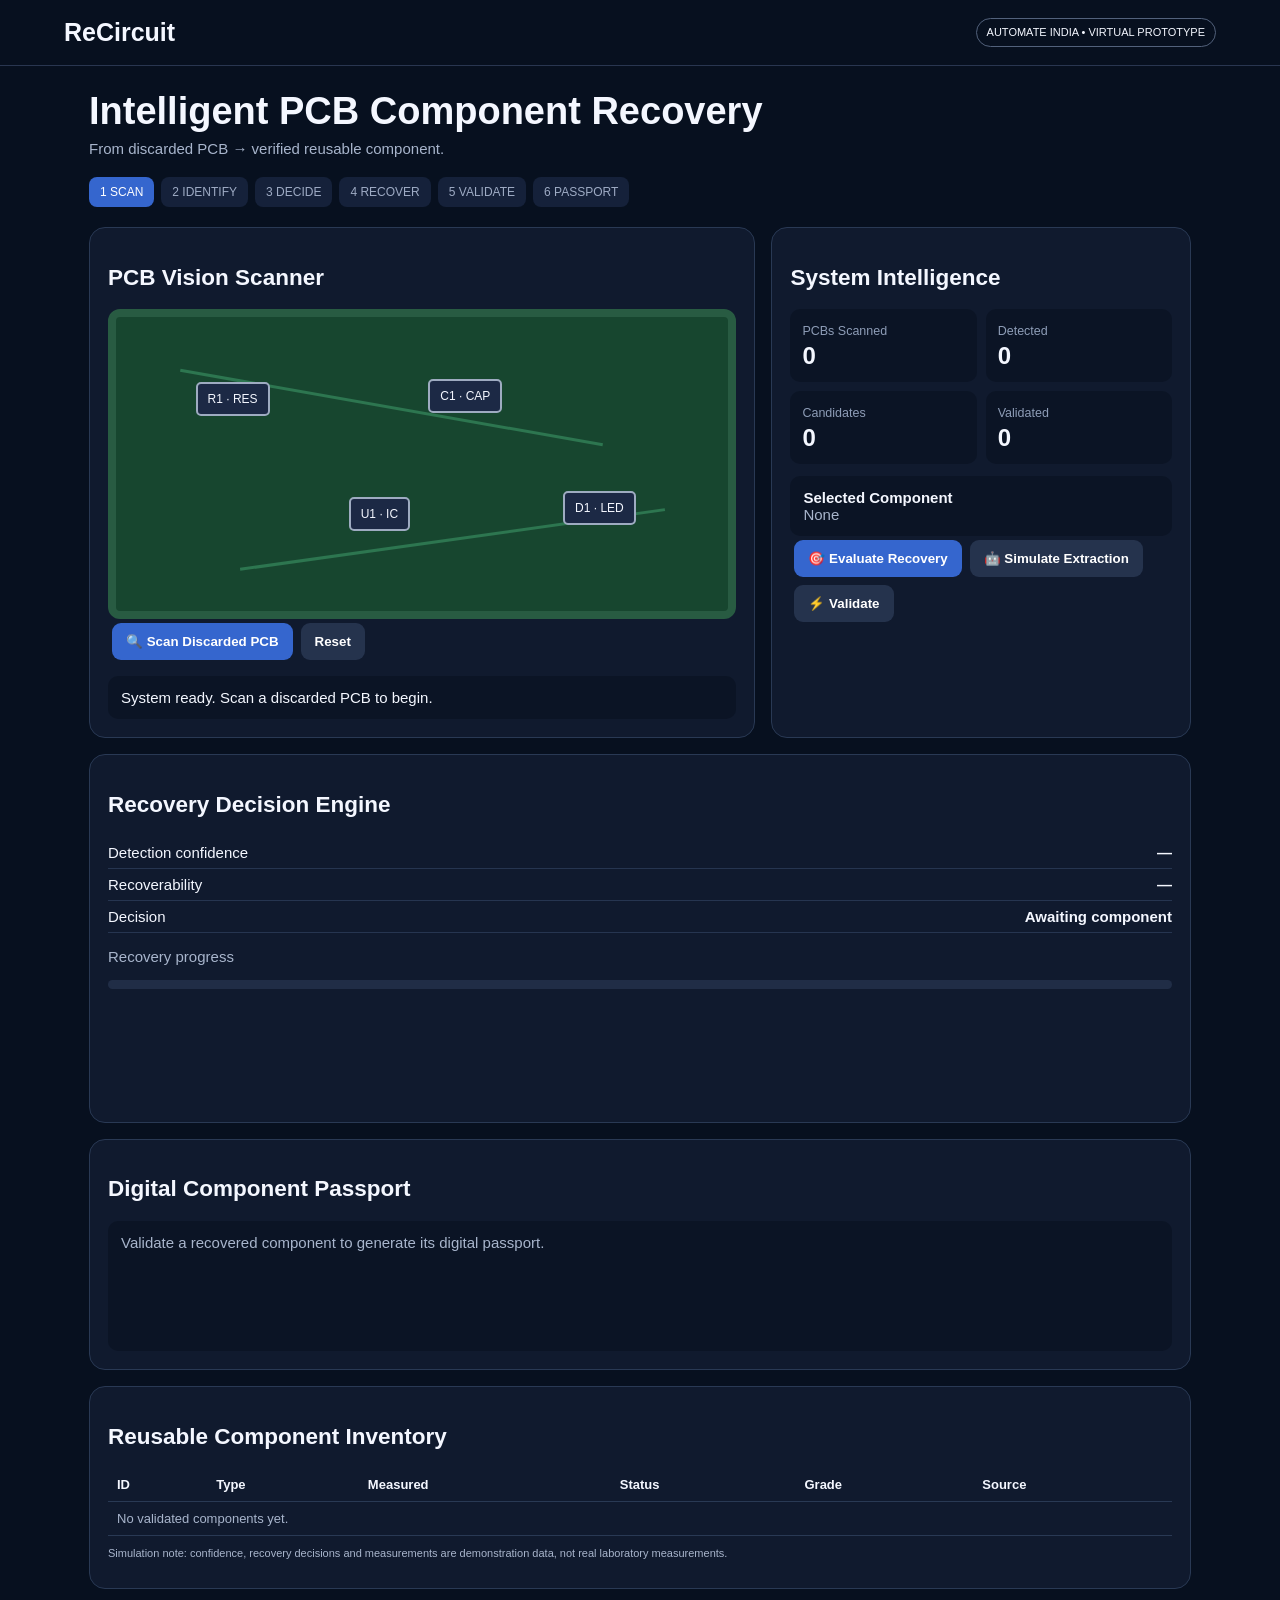
<file: ReCircuit_Virtual_Prototype_V2/index.html>
<!doctype html><html><head><meta charset="utf-8"><meta name="viewport" content="width=device-width,initial-scale=1">
<title>ReCircuit V2</title>
<style>
*{box-sizing:border-box}body{margin:0;background:#07101f;color:#f4f7ff;font:15px Arial,sans-serif}main{max-width:1150px;margin:auto;padding:24px}header{padding:18px 5%;border-bottom:1px solid #293650;display:flex;justify-content:space-between}.logo{font-size:25px;font-weight:800}.pill{border:1px solid #52617b;border-radius:20px;padding:7px 10px;font-size:11px}.muted{color:#a8b5cc}.flow{display:flex;gap:7px;flex-wrap:wrap;margin:20px 0}.flow span{padding:8px 11px;border-radius:8px;background:#15213a;color:#9eabc4;font-size:12px}.flow .on{background:#3566ce;color:#fff}.grid{display:grid;grid-template-columns:1.35fr .85fr;gap:16px}.card{background:#101a2e;border:1px solid #293954;border-radius:16px;padding:18px;margin-bottom:16px}h1{font-size:38px;margin:0 0 7px}button{background:#3566ce;color:white;border:0;padding:11px 14px;border-radius:9px;font-weight:bold;cursor:pointer;margin:4px}.alt{background:#25334d}.pcb{height:310px;position:relative;background:#17462f;border:8px solid #285b42;border-radius:12px;overflow:hidden}.trace{position:absolute;height:3px;background:#2d7650}.t1{left:10%;top:30%;width:70%;transform:rotate(10deg)}.t2{left:20%;top:75%;width:70%;transform:rotate(-8deg)}.part{position:absolute;background:#1c2945;border:2px solid #9eabc1;border-radius:5px;padding:8px 10px;cursor:pointer;font-size:12px;transition:.2s}.part:hover,.part.sel{background:#3566ce;border-color:#fff;transform:scale(1.06)}.r1{left:13%;top:22%}.c1{left:51%;top:21%}.d1{left:73%;top:59%}.u1{left:38%;top:61%}.scanline{position:absolute;left:0;right:0;height:3px;background:#d8e7ff;box-shadow:0 0 20px #fff;display:none;animation:scan 1.5s linear infinite}@keyframes scan{from{top:0}to{top:100%}}.metrics{display:grid;grid-template-columns:1fr 1fr;gap:9px}.metric{background:#0b1425;border-radius:10px;padding:12px}.metric small{color:#8e9db7}.metric b{display:block;font-size:24px;margin-top:4px}.panel{background:#0b1425;border-radius:10px;padding:13px;margin-top:12px}.row{display:flex;justify-content:space-between;padding:7px 0;border-bottom:1px solid #263550}.row:last-child{border:0}.green{color:#7ee2a5}.yellow{color:#ffd477}.barbg{height:9px;background:#202d46;border-radius:9px;overflow:hidden}.bar{height:100%;width:0;background:#3566ce;transition:1s}.log{height:105px;overflow:auto;font:12px monospace;color:#b8c5dc;margin-top:10px}table{width:100%;border-collapse:collapse}td,th{text-align:left;padding:9px;border-bottom:1px solid #293954;font-size:13px}.passport{min-height:130px}@media(max-width:800px){.grid{grid-template-columns:1fr}h1{font-size:30px}}
</style></head><body>
<header><div class="logo">ReCircuit</div><div class="pill">AUTOMATE INDIA • VIRTUAL PROTOTYPE</div></header>
<main><h1>Intelligent PCB Component Recovery</h1><div class="muted">From discarded PCB → verified reusable component.</div>
<div class="flow"><span id="f1" class="on">1 SCAN</span><span id="f2">2 IDENTIFY</span><span id="f3">3 DECIDE</span><span id="f4">4 RECOVER</span><span id="f5">5 VALIDATE</span><span id="f6">6 PASSPORT</span></div>
<div class="grid"><section class="card"><h2>PCB Vision Scanner</h2><div class="pcb"><div id="scanline" class="scanline"></div><i class="trace t1"></i><i class="trace t2"></i>
<div class="part r1" onclick="pick(this,'R1','Resistor','10 kΩ','96%','HIGH')">R1 · RES</div><div class="part c1" onclick="pick(this,'C1','Capacitor','100 µF','93%','HIGH')">C1 · CAP</div><div class="part d1" onclick="pick(this,'D1','LED','Green LED','98%','HIGH')">D1 · LED</div><div class="part u1" onclick="pick(this,'U1','IC','Complex IC','89%','LOW')">U1 · IC</div></div>
<button onclick="scan()">🔍 Scan Discarded PCB</button><button class="alt" onclick="location.reload()">Reset</button><div id="status" class="panel">System ready. Scan a discarded PCB to begin.</div></section>
<section class="card"><h2>System Intelligence</h2><div class="metrics"><div class="metric"><small>PCBs Scanned</small><b id="m1">0</b></div><div class="metric"><small>Detected</small><b id="m2">0</b></div><div class="metric"><small>Candidates</small><b id="m3">0</b></div><div class="metric"><small>Validated</small><b id="m4">0</b></div></div><div id="analysis" class="panel"><b>Selected Component</b><div class="muted">None</div></div>
<button onclick="decide()">🎯 Evaluate Recovery</button><button class="alt" onclick="recover()">🤖 Simulate Extraction</button><button class="alt" onclick="validate()">⚡ Validate</button></section></div>
<section class="card"><h2>Recovery Decision Engine</h2><div class="row"><span>Detection confidence</span><b id="conf">—</b></div><div class="row"><span>Recoverability</span><b id="recov">—</b></div><div class="row"><span>Decision</span><b id="decision">Awaiting component</b></div><p class="muted">Recovery progress</p><div class="barbg"><div id="bar" class="bar"></div></div><div id="log" class="log"></div></section>
<section class="card"><h2>Digital Component Passport</h2><div id="passport" class="panel passport muted">Validate a recovered component to generate its digital passport.</div></section>
<section class="card"><h2>Reusable Component Inventory</h2><table><thead><tr><th>ID</th><th>Type</th><th>Measured</th><th>Status</th><th>Grade</th><th>Source</th></tr></thead><tbody id="inv"><tr><td colspan="6" class="muted">No validated components yet.</td></tr></tbody></table><p class="muted" style="font-size:11px">Simulation note: confidence, recovery decisions and measurements are demonstration data, not real laboratory measurements.</p></section>
</main>
<script>
let scanned=0,validated=0,selected=null,recovered=false;
function flow(n){for(let i=1;i<=6;i++)document.getElementById('f'+i).classList.toggle('on',i===n)}
function log(t){let x=document.getElementById('log');x.innerHTML+='&gt; '+t+'<br>';x.scrollTop=x.scrollHeight}
function scan(){scanned++;m1.textContent=scanned;scanline.style.display='block';log('Initializing PCB vision scan...');setTimeout(()=>{scanline.style.display='none';m2.textContent=4;m3.textContent=3;flow(2);status.innerHTML='<b>Scan complete ✓</b><br>4 components detected. Select a candidate for analysis.';log('Detected R1, C1, D1 and U1.');},1500)}
function pick(el,id,type,value,confidence,recoverability){if(!scanned){status.textContent='Start scanning first.';return}document.querySelectorAll('.part').forEach(x=>x.classList.remove('sel'));el.classList.add('sel');selected={id,type,value,confidence,recoverability};recovered=false;flow(3);analysis.innerHTML='<b>'+id+' — '+type+'</b><div class="row"><span>Expected value</span><b>'+value+'</b></div><div class="row"><span>Vision confidence</span><b>'+confidence+'</b></div><div class="row"><span>Recoverability</span><b>'+recoverability+'</b></div>';conf.textContent=confidence;recov.textContent=recoverability;decision.textContent='Pending evaluation';log('Selected '+id+' for recovery analysis.')}
function decide(){if(!selected)return;flow(3);let yes=selected.recoverability==='HIGH';decision.innerHTML=yes?'<span class="green">RECOVER ✓</span>':'<span class="yellow">SKIP / DEFER</span>';status.innerHTML=yes?'<b>Recovery candidate confirmed ✓</b><br>High simulated recoverability.':'<b>Recovery deferred</b><br>Complex/low-recoverability candidate.';log('Decision engine → '+(yes?'RECOVER':'SKIP')+' '+selected.id)}
function recover(){if(!selected||selected.recoverability!=='HIGH')return;flow(4);recovered=true;bar.style.width='100%';status.innerHTML='<b>Selective extraction simulated ✓</b><br>'+selected.id+' transferred to validation station.';log('Positioning extraction tool → '+selected.id);log('Transfer complete → test station.')}
function validate(){if(!selected||!recovered){status.textContent='Evaluate a recoverable component and simulate extraction first.';return}validated++;m4.textContent=validated;flow(5);let measured=selected.type==='Resistor'?'9.96 kΩ':selected.type==='Capacitor'?'98.7 µF':'Forward drop: 2.1 V';passport.innerHTML='<h3>RC-'+String(validated).padStart(3,'0')+'</h3><div class="row"><span>Component</span><b>'+selected.type+'</b></div><div class="row"><span>Source</span><b>PCB-001 / '+selected.id+'</b></div><div class="row"><span>Measured</span><b>'+measured+'</b></div><div class="row"><span>Functional status</span><b class="green">PASS ✓</b></div><div class="row"><span>Reuse grade</span><b class="green">A</b></div>';status.innerHTML='<b>Functional validation complete ✓</b><br>Simulated result: PASS';flow(6);if(inv.children.length===1&&inv.children[0].children.length===1)inv.innerHTML='';let tr=document.createElement('tr');tr.innerHTML='<td>RC-'+String(validated).padStart(3,'0')+'</td><td>'+selected.type+'</td><td>'+measured+'</td><td class="green">PASS</td><td>A</td><td>PCB-001</td>';inv.appendChild(tr);log('Digital passport created.')}
</script></body></html>
</file>
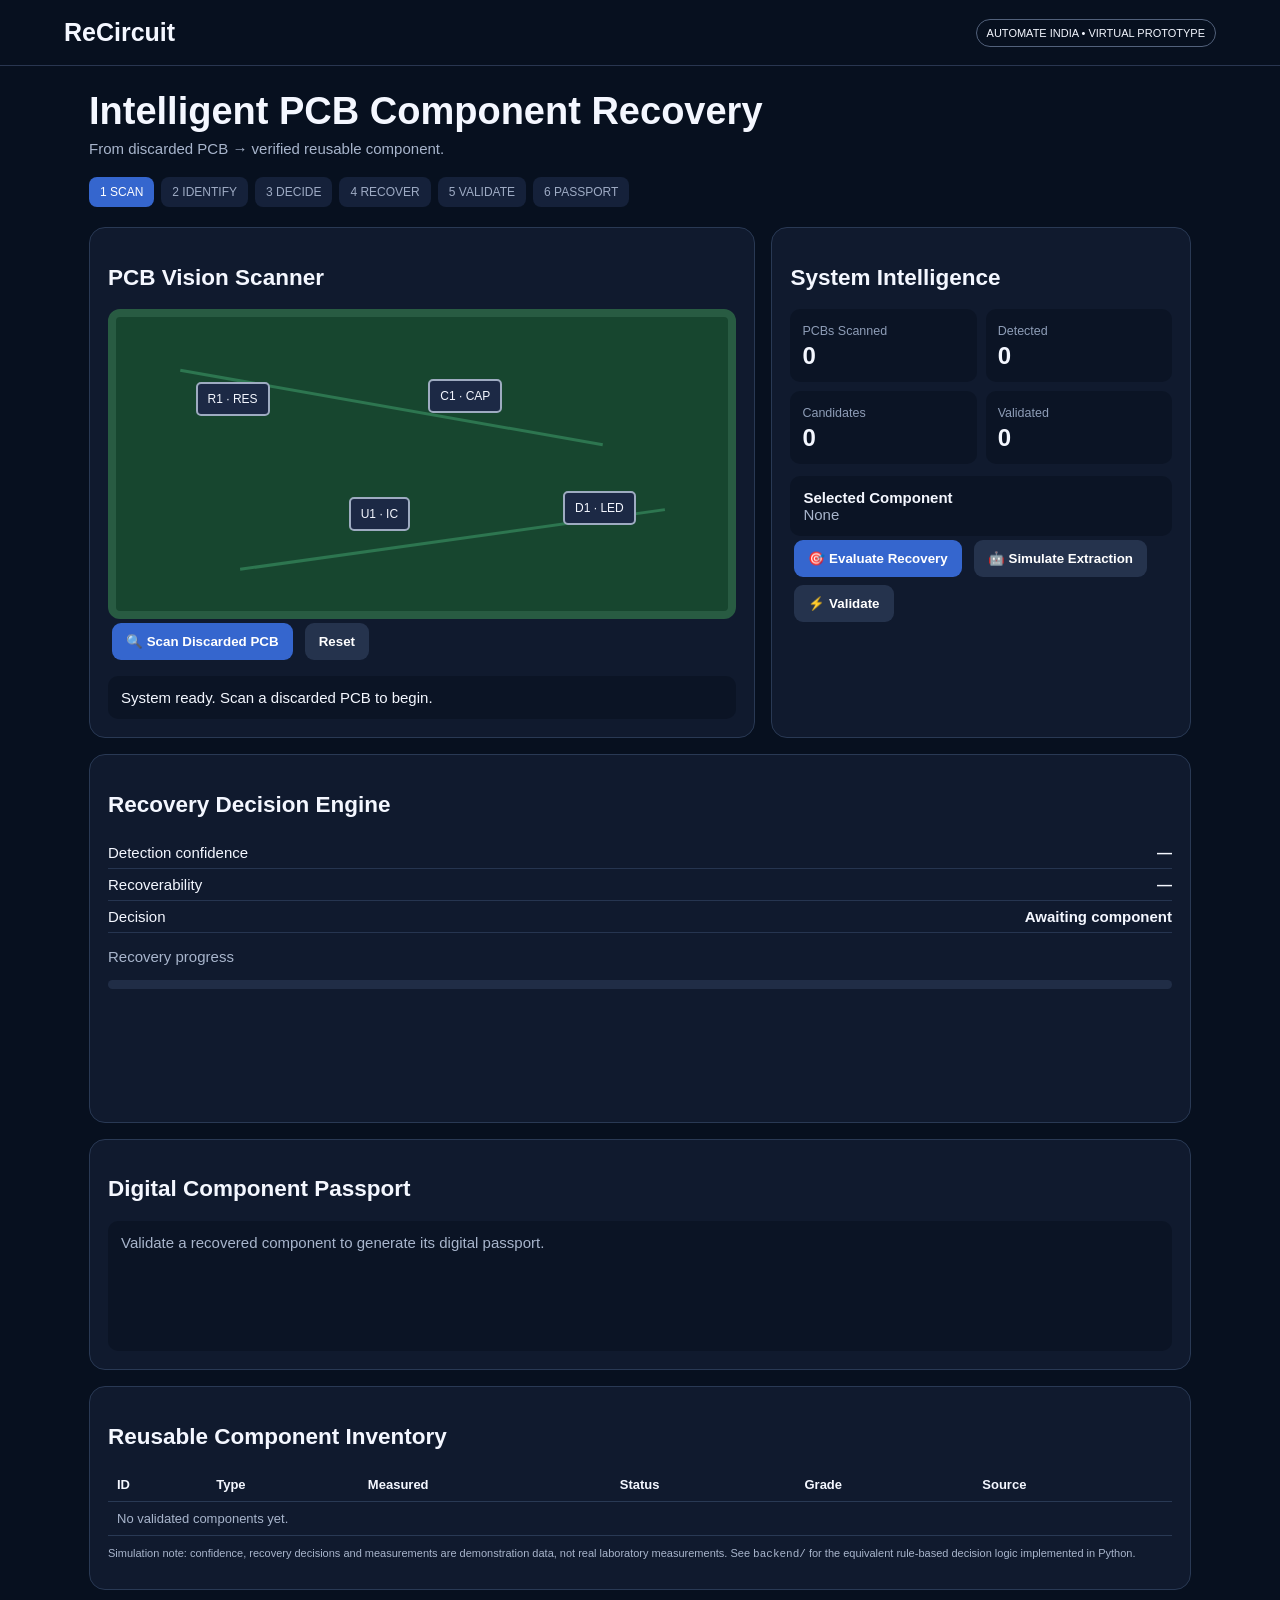
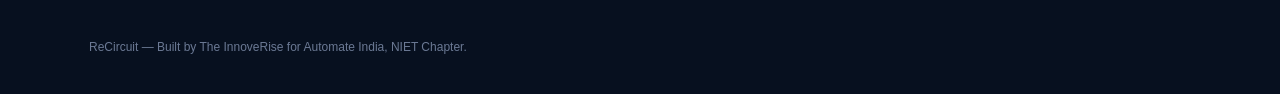
<file: recircuit-repo/frontend/index.html>
<!doctype html>
<html lang="en">
<head>
  <meta charset="utf-8" />
  <meta name="viewport" content="width=device-width,initial-scale=1" />
  <title>ReCircuit — Virtual Prototype</title>
  <link rel="stylesheet" href="css/style.css" />
</head>
<body>
  <header>
    <div class="logo">ReCircuit</div>
    <div class="pill">AUTOMATE INDIA • VIRTUAL PROTOTYPE</div>
  </header>

  <main>
    <h1>Intelligent PCB Component Recovery</h1>
    <div class="muted">From discarded PCB → verified reusable component.</div>

    <div class="flow">
      <span id="f1" class="on">1 SCAN</span>
      <span id="f2">2 IDENTIFY</span>
      <span id="f3">3 DECIDE</span>
      <span id="f4">4 RECOVER</span>
      <span id="f5">5 VALIDATE</span>
      <span id="f6">6 PASSPORT</span>
    </div>

    <div class="grid">
      <section class="card">
        <h2>PCB Vision Scanner</h2>
        <div class="pcb">
          <div id="scanline" class="scanline"></div>
          <i class="trace t1"></i>
          <i class="trace t2"></i>
          <div class="part r1" onclick="pick(this,'R1','Resistor','10 kΩ','96%','HIGH')">R1 · RES</div>
          <div class="part c1" onclick="pick(this,'C1','Capacitor','100 µF','93%','HIGH')">C1 · CAP</div>
          <div class="part d1" onclick="pick(this,'D1','LED','Green LED','98%','HIGH')">D1 · LED</div>
          <div class="part u1" onclick="pick(this,'U1','IC','Complex IC','89%','LOW')">U1 · IC</div>
        </div>
        <button onclick="scan()">🔍 Scan Discarded PCB</button>
        <button class="alt" onclick="location.reload()">Reset</button>
        <div id="status" class="panel">System ready. Scan a discarded PCB to begin.</div>
      </section>

      <section class="card">
        <h2>System Intelligence</h2>
        <div class="metrics">
          <div class="metric"><small>PCBs Scanned</small><b id="m1">0</b></div>
          <div class="metric"><small>Detected</small><b id="m2">0</b></div>
          <div class="metric"><small>Candidates</small><b id="m3">0</b></div>
          <div class="metric"><small>Validated</small><b id="m4">0</b></div>
        </div>
        <div id="analysis" class="panel"><b>Selected Component</b><div class="muted">None</div></div>
        <button onclick="decide()">🎯 Evaluate Recovery</button>
        <button class="alt" onclick="recover()">🤖 Simulate Extraction</button>
        <button class="alt" onclick="validate()">⚡ Validate</button>
      </section>
    </div>

    <section class="card">
      <h2>Recovery Decision Engine</h2>
      <div class="row"><span>Detection confidence</span><b id="conf">—</b></div>
      <div class="row"><span>Recoverability</span><b id="recov">—</b></div>
      <div class="row"><span>Decision</span><b id="decision">Awaiting component</b></div>
      <p class="muted">Recovery progress</p>
      <div class="barbg"><div id="bar" class="bar"></div></div>
      <div id="log" class="log"></div>
    </section>

    <section class="card">
      <h2>Digital Component Passport</h2>
      <div id="passport" class="panel passport muted">
        Validate a recovered component to generate its digital passport.
      </div>
    </section>

    <section class="card">
      <h2>Reusable Component Inventory</h2>
      <table>
        <thead>
          <tr><th>ID</th><th>Type</th><th>Measured</th><th>Status</th><th>Grade</th><th>Source</th></tr>
        </thead>
        <tbody id="inv">
          <tr><td colspan="6" class="muted">No validated components yet.</td></tr>
        </tbody>
      </table>
      <p class="muted" style="font-size:11px">
        Simulation note: confidence, recovery decisions and measurements are demonstration
        data, not real laboratory measurements. See <code>backend/</code> for the
        equivalent rule-based decision logic implemented in Python.
      </p>
    </section>
  </main>

  <footer>ReCircuit — Built by The InnoveRise for Automate India, NIET Chapter.</footer>

  <script src="js/app.js"></script>
</body>
</html>
</file>
<file: recircuit-repo/frontend/css/style.css>
/* ReCircuit — Virtual Prototype Styles */

* {
  box-sizing: border-box;
}

body {
  margin: 0;
  background: #07101f;
  color: #f4f7ff;
  font: 15px Arial, sans-serif;
}

main {
  max-width: 1150px;
  margin: auto;
  padding: 24px;
}

header {
  padding: 18px 5%;
  border-bottom: 1px solid #293650;
  display: flex;
  justify-content: space-between;
  align-items: center;
}

.logo {
  font-size: 25px;
  font-weight: 800;
}

.pill {
  border: 1px solid #52617b;
  border-radius: 20px;
  padding: 7px 10px;
  font-size: 11px;
}

.muted {
  color: #a8b5cc;
}

.flow {
  display: flex;
  gap: 7px;
  flex-wrap: wrap;
  margin: 20px 0;
}

.flow span {
  padding: 8px 11px;
  border-radius: 8px;
  background: #15213a;
  color: #9eabc4;
  font-size: 12px;
}

.flow .on {
  background: #3566ce;
  color: #fff;
}

.grid {
  display: grid;
  grid-template-columns: 1.35fr 0.85fr;
  gap: 16px;
}

.card {
  background: #101a2e;
  border: 1px solid #293954;
  border-radius: 16px;
  padding: 18px;
  margin-bottom: 16px;
}

h1 {
  font-size: 38px;
  margin: 0 0 7px;
}

button {
  background: #3566ce;
  color: white;
  border: 0;
  padding: 11px 14px;
  border-radius: 9px;
  font-weight: bold;
  cursor: pointer;
  margin: 4px;
}

button.alt {
  background: #25334d;
}

.pcb {
  height: 310px;
  position: relative;
  background: #17462f;
  border: 8px solid #285b42;
  border-radius: 12px;
  overflow: hidden;
}

.trace {
  position: absolute;
  height: 3px;
  background: #2d7650;
}

.t1 {
  left: 10%;
  top: 30%;
  width: 70%;
  transform: rotate(10deg);
}

.t2 {
  left: 20%;
  top: 75%;
  width: 70%;
  transform: rotate(-8deg);
}

.part {
  position: absolute;
  background: #1c2945;
  border: 2px solid #9eabc1;
  border-radius: 5px;
  padding: 8px 10px;
  cursor: pointer;
  font-size: 12px;
  transition: 0.2s;
}

.part:hover,
.part.sel {
  background: #3566ce;
  border-color: #fff;
  transform: scale(1.06);
}

.r1 { left: 13%; top: 22%; }
.c1 { left: 51%; top: 21%; }
.d1 { left: 73%; top: 59%; }
.u1 { left: 38%; top: 61%; }

.scanline {
  position: absolute;
  left: 0;
  right: 0;
  height: 3px;
  background: #d8e7ff;
  box-shadow: 0 0 20px #fff;
  display: none;
  animation: scan 1.5s linear infinite;
}

@keyframes scan {
  from { top: 0; }
  to { top: 100%; }
}

.metrics {
  display: grid;
  grid-template-columns: 1fr 1fr;
  gap: 9px;
}

.metric {
  background: #0b1425;
  border-radius: 10px;
  padding: 12px;
}

.metric small {
  color: #8e9db7;
}

.metric b {
  display: block;
  font-size: 24px;
  margin-top: 4px;
}

.panel {
  background: #0b1425;
  border-radius: 10px;
  padding: 13px;
  margin-top: 12px;
}

.row {
  display: flex;
  justify-content: space-between;
  padding: 7px 0;
  border-bottom: 1px solid #263550;
}

.row:last-child {
  border: 0;
}

.green { color: #7ee2a5; }
.yellow { color: #ffd477; }

.barbg {
  height: 9px;
  background: #202d46;
  border-radius: 9px;
  overflow: hidden;
}

.bar {
  height: 100%;
  width: 0;
  background: #3566ce;
  transition: 1s;
}

.log {
  height: 105px;
  overflow: auto;
  font: 12px monospace;
  color: #b8c5dc;
  margin-top: 10px;
}

table {
  width: 100%;
  border-collapse: collapse;
}

td, th {
  text-align: left;
  padding: 9px;
  border-bottom: 1px solid #293954;
  font-size: 13px;
}

.passport {
  min-height: 130px;
}

footer {
  max-width: 1150px;
  margin: 0 auto;
  padding: 10px 24px 40px;
  color: #6b7994;
  font-size: 12px;
}

@media (max-width: 800px) {
  .grid {
    grid-template-columns: 1fr;
  }
  h1 {
    font-size: 30px;
  }
}
</file>
